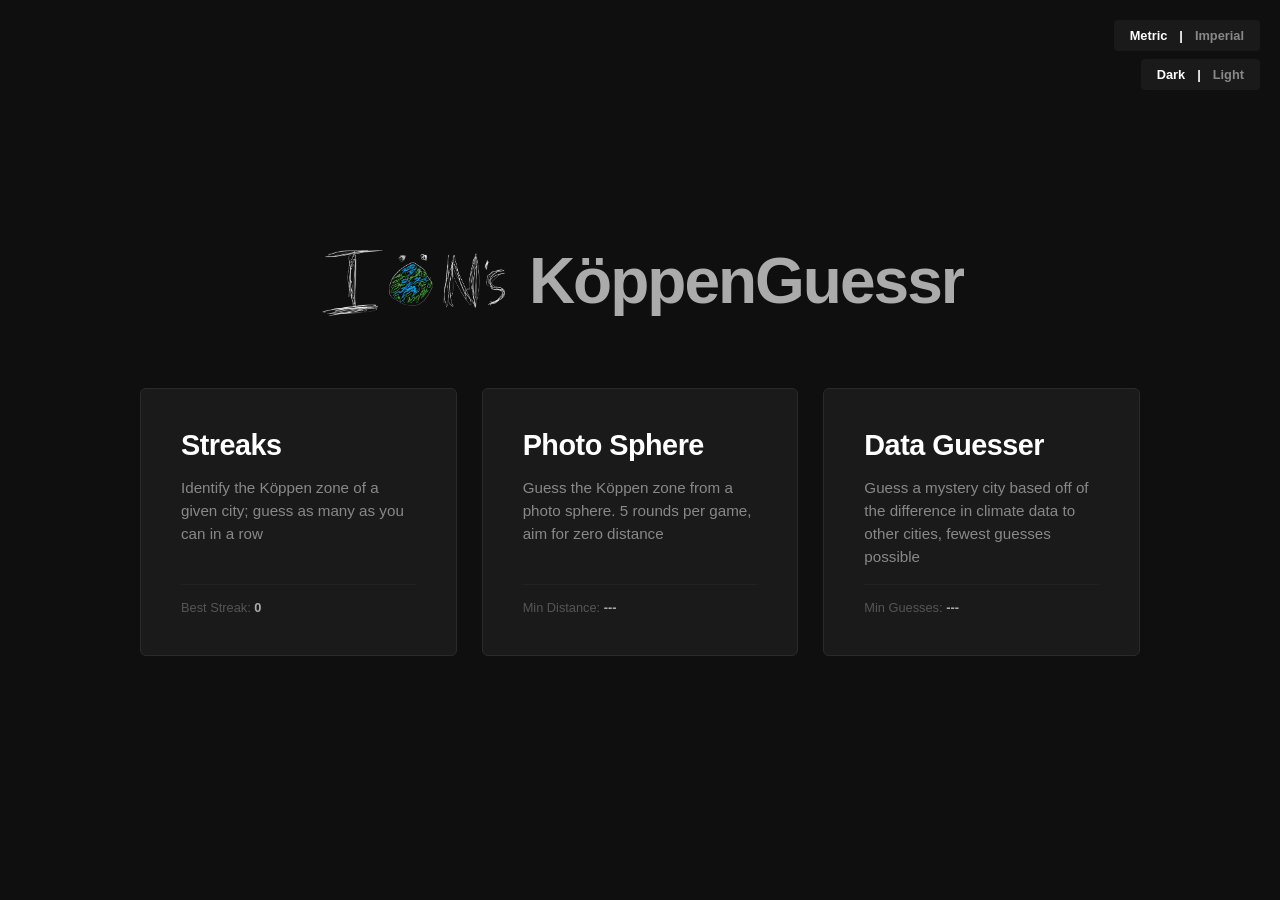
<file: index.html>
<!DOCTYPE html>
<html lang="en">

<head>
    <meta charset="UTF-8">
    <meta name="viewport" content="width=device-width, initial-scale=1.0">
    <title>KöppenGuessr</title>
    <link rel="icon" type="image/png" href="favicon.png">
    <style>
        :root {
            --bg-color: #0f0f0f;
            --card-bg: #1a1a1a;
            --accent-color: #ababab;
            --text-color: #ffffff;
            --text-secondary: #888888;
        }

        * {
            margin: 0;
            padding: 0;
            box-sizing: border-box;
        }

        body {
            font-family: 'Inter', -apple-system, sans-serif;
            background-color: var(--bg-color);
            color: var(--text-color);
            display: flex;
            flex-direction: column;
            align-items: center;
            justify-content: center;
            min-height: 100dvh;
            padding: 20px;
        }

        .hero {
            text-align: center;
            margin-bottom: 60px;
        }

        .hero h1 {
            font-size: 4rem;
            margin-bottom: 10px;
            background: #ababab;
            -webkit-background-clip: text;
            background-clip: text;
            -webkit-text-fill-color: transparent;
            letter-spacing: -2px;
        }

        .hero-logo {
            height: 4.5rem;
            width: auto;
            margin-bottom: 8px;
        }

        .hero p {
            color: var(--text-secondary);
            font-size: 1.2rem;
            font-weight: 300;
        }

        .modes-grid {
            display: grid;
            grid-template-columns: repeat(auto-fit, minmax(300px, 1fr));
            gap: 25px;
            width: 100%;
            max-width: 1000px;
        }

        .mode-card {
            background: var(--card-bg);
            border: 1px solid #2a2a2a;
            border-radius: 6px;
            padding: 40px;
            text-decoration: none;
            color: inherit;
            transition: all 0.3s cubic-bezier(0.4, 0, 0.2, 1);
            position: relative;
            overflow: hidden;
            display: flex;
            flex-direction: column;
            gap: 15px;
        }

        .mode-card:hover {
            transform: translateY(-10px);
            border-color: var(--accent-color);
            background: #222;
        }

        .mode-card.disabled {
            opacity: 0.5;
            cursor: not-allowed;
            filter: grayscale(1);
        }

        .badge {
            position: absolute;
            top: 20px;
            right: 20px;
            background: rgba(171, 171, 171, 0.1);
            color: var(--accent-color);
            padding: 4px 12px;
            border-radius: 4px;
            font-size: 0.7rem;
            font-weight: 700;
            letter-spacing: 1px;
            border: 1px solid rgba(171, 171, 171, 0.2);
        }

        .best-score {
            font-size: 0.8rem;
            color: #555;
            margin-top: auto;
            border-top: 1px solid #222;
            padding-top: 15px;
        }

        .best-score strong {
            color: var(--accent-color);
        }

        .mode-icon {
            font-size: 2.5rem;
            margin-bottom: 5px;
        }

        .mode-title {
            font-size: 1.8rem;
            font-weight: 700;
            letter-spacing: -0.5px;
        }

        .mode-desc {
            color: var(--text-secondary);
            font-size: 0.95rem;
            line-height: 1.5;
        }

        footer {
            margin-top: 60px;
            color: #333;
            font-size: 0.8rem;
        }

        @media (max-width: 600px) {
            .hero {
                margin-top: 60px;
                margin-bottom: 30px;
            }

            .hero h1 {
                font-size: 8.5vw;
            }

            .hero-logo {
                height: 10vw;
                margin-bottom: 3px;
            }

            .modes-grid {
                grid-template-columns: 1fr;
            }
        }

        /* Controls Container (Unit & Theme) */
        #controls-container {
            position: fixed;
            top: 20px;
            right: 20px;
            display: flex;
            flex-direction: column;
            align-items: flex-end;
            gap: 8px;
            z-index: 1000;
        }

        #unit-toggle, #theme-toggle {
            background: var(--card-bg);
            border: 1px solid var(--border-color);
            padding: 8px 16px;
            border-radius: 4px;
            display: flex;
            gap: 12px;
            font-size: 0.8rem;
            font-weight: 700;
            cursor: pointer;
            transition: all 0.2s;
            user-select: none;
        }

        #unit-toggle:hover, #theme-toggle:hover {
            border-color: #666;
        }

        .unit.active, .theme-opt.active {
            color: var(--text-color);
        }

        .unit, .theme-opt {
            color: var(--text-secondary);
            transition: color 0.2s;
        }

        .toggle-sep {
            color: var(--border-color);
        }

        /* Light Mode */
        body.light-mode {
            --bg-color: #f5f5f5;
            --card-bg: #ffffff;
            --accent-color: #444444;
            --text-color: #111111;
            --text-secondary: #666666;
            --border-color: #d8d8d8;
        }

        body.light-mode .hero h1 {
            background: #222222;
            -webkit-background-clip: text;
            background-clip: text;
            -webkit-text-fill-color: transparent;
        }

        body.light-mode .mode-card:hover {
            background: #f0f0f0;
            border-color: var(--accent-color);
        }

        body.light-mode .best-score {
            border-top: 1px solid var(--border-color);
            color: #777777;
        }

        body.light-mode .badge {
            background: rgba(0, 0, 0, 0.05);
            border-color: rgba(0, 0, 0, 0.15);
        }
    </style>
</head>

<body>
    <div id="controls-container">
        <div id="unit-toggle">
            <span id="unit-metric" class="unit active">Metric</span>
            <span class="toggle-sep">|</span>
            <span id="unit-imperial" class="unit">Imperial</span>
        </div>
        <div id="theme-toggle">
            <span id="theme-dark" class="theme-opt active">Dark</span>
            <span class="toggle-sep">|</span>
            <span id="theme-light" class="theme-opt">Light</span>
        </div>
    </div>

    <div class="hero" style="display:flex; align-items:center; justify-content:center; gap:20px;">
        <img src="logo.png" alt="Logo" class="hero-logo">
        <a href="https://github.com/ioncook/koppen-guessr" style="text-decoration:none; color:inherit;">
            <h1>KöppenGuessr</h1>
        </a>
    </div>

    <div class="modes-grid">
        <a href="streaks/" class="mode-card">

            <div class="mode-title">Streaks</div>
            <div class="mode-desc">Identify the Köppen zone of a given city; guess as many as you can in a row </div>
            <div class="best-score">Best Streak: <strong id="best-streaks">0</strong></div>
        </a>

        <a href="photosphere/" class="mode-card">
            <div class="mode-title">Photo Sphere</div>
            <div class="mode-desc">Guess the Köppen zone from a photo sphere. 5 rounds per game, aim for zero distance
            </div>
            <div class="best-score">Min Distance: <strong id="best-photosphere">---</strong></div>
        </a>

        <a href="guesser/" class="mode-card">

            <div class="mode-title">Data Guesser</div>
            <div class="mode-desc">Guess a mystery city based off of the difference in climate data to other cities,
                fewest guesses possible</div>
            <div class="best-score">Min Guesses: <strong id="best-guesser">---</strong></div>
        </a>
    </div>



    <script>
        // Use Global Unit & Theme State
        let currentUnits = localStorage.getItem('site_units') || 'metric';
        let currentTheme = localStorage.getItem('site_theme') || 'dark';

        function syncThemeUI() {
            if (currentTheme === 'light') {
                document.body.classList.add('light-mode');
            } else {
                document.body.classList.remove('light-mode');
            }
            document.querySelectorAll('.theme-opt').forEach(t => t.classList.remove('active'));
            const activeEl = document.getElementById(`theme-${currentTheme}`);
            if (activeEl) activeEl.classList.add('active');
        }

        function syncUI() {
            document.querySelectorAll('.unit').forEach(u => u.classList.remove('active'));
            document.getElementById(`unit-${currentUnits}`).classList.add('active');

            // Re-render scores based on units
            renderScores();
        }

        document.getElementById('unit-toggle').onclick = () => {
            currentUnits = currentUnits === 'metric' ? 'imperial' : 'metric';
            localStorage.setItem('site_units', currentUnits);
            syncUI();
        };

        document.getElementById('theme-toggle').onclick = () => {
            currentTheme = currentTheme === 'dark' ? 'light' : 'dark';
            localStorage.setItem('site_theme', currentTheme);
            syncThemeUI();
        };

        function renderScores() {
            const isMetric = currentUnits === 'metric';

            // Streaks (Just a number)
            document.getElementById('best-streaks').textContent = localStorage.getItem('best_streaks') || 0;

            // Photo Sphere (KM or MI)
            let bestPhotoSphere = localStorage.getItem('best_photosphere_min_dist') || localStorage.getItem('best_images_min_dist') || localStorage.getItem('best_images_min');
            if (bestPhotoSphere) {
                const val = isMetric ? bestPhotoSphere : Math.round(bestPhotoSphere * 0.621371);
                document.getElementById('best-photosphere').textContent = `${val} ${isMetric ? 'KM' : 'MI'}`;
            } else {
                document.getElementById('best-photosphere').textContent = '---';
            }

            // Guesser (Just a number)
            const bestGuesser = localStorage.getItem('best_guesser_min');
            document.getElementById('best-guesser').textContent = bestGuesser ? bestGuesser : '---';
        }

        syncThemeUI();
        syncUI();
    </script>
</body>

</html>
</file>
